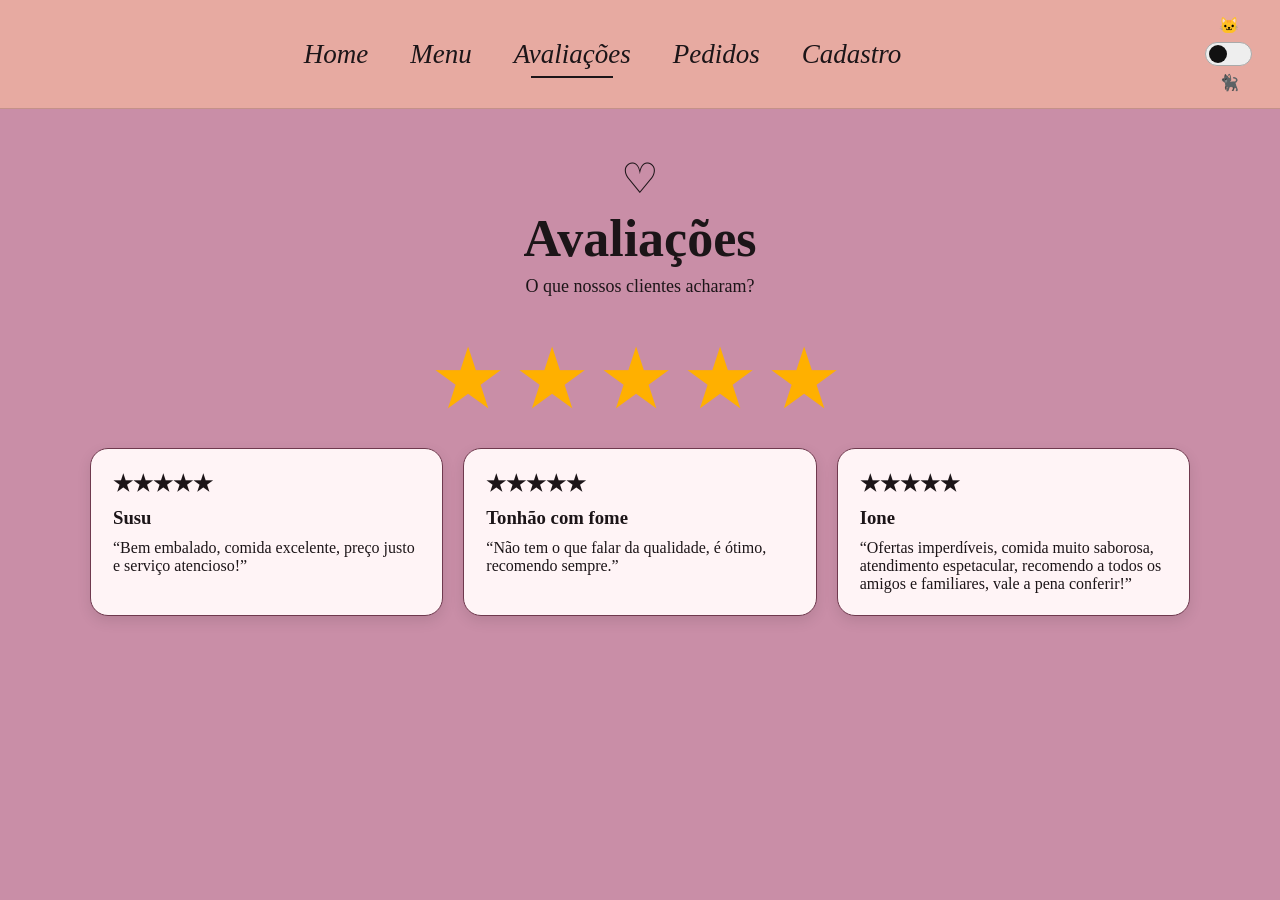
<file: avaliacoes.html>
<!DOCTYPE html>
  <html lang="pt-BR">
  <head>
  <meta charset="UTF-8">
  <meta name="viewport" content="width=device-width, initial-scale=1.0">
  <title>Mabi Café — Avaliações</title>
  <link rel="stylesheet" href="style.css">
  </head>
  <body>
  <header class="topbar">
  <a class="logo-mobile" href="index.html">マビ</a>
  <nav>
  <a href="index.html">Home</a><a href="menu.html">Menu</a>
  <a class="active" href="avaliacoes.html">Avaliações</a><a href="pedidos.html">Pedidos</a><a href="cadastro.html">Cadastro</a>
  </nav>
  <label class="theme-switch"><span>🐱</span><input type="checkbox" id="themeToggle"><span class="slider"></span><span>🐈‍⬛</span></label>
  </header>

  <main class="page">
  <div class="page-title">
  <p class="jp">♡</p>
  <h1>Avaliações</h1>
  <p>O que nossos clientes acharam?</p>
  </div>

  <div class="stars-destaque">★★★★★</div>

  <section class="reviews">
  <article class="review">
  <strong>★★★★★</strong>
  <h3>Susu</h3>
  <p>“Bem embalado, comida excelente, preço justo e serviço atencioso!”</p>
  </article>

  <article class="review">
  <strong>★★★★★</strong>
  <h3>Tonhão com fome</h3>
  <p>“Não tem o que falar da qualidade, é ótimo, recomendo sempre.”</p>
  </article>

  <article class="review">
  <strong>★★★★★</strong>
  <h3>Ione</h3>
  <p>“Ofertas imperdíveis, comida muito saborosa, atendimento espetacular, recomendo a todos os amigos e familiares, vale a pena conferir!”</p>
  </article>
  </section>
  </main>
  <script src="script.js"></script>
  </body>
  </html>
</file>
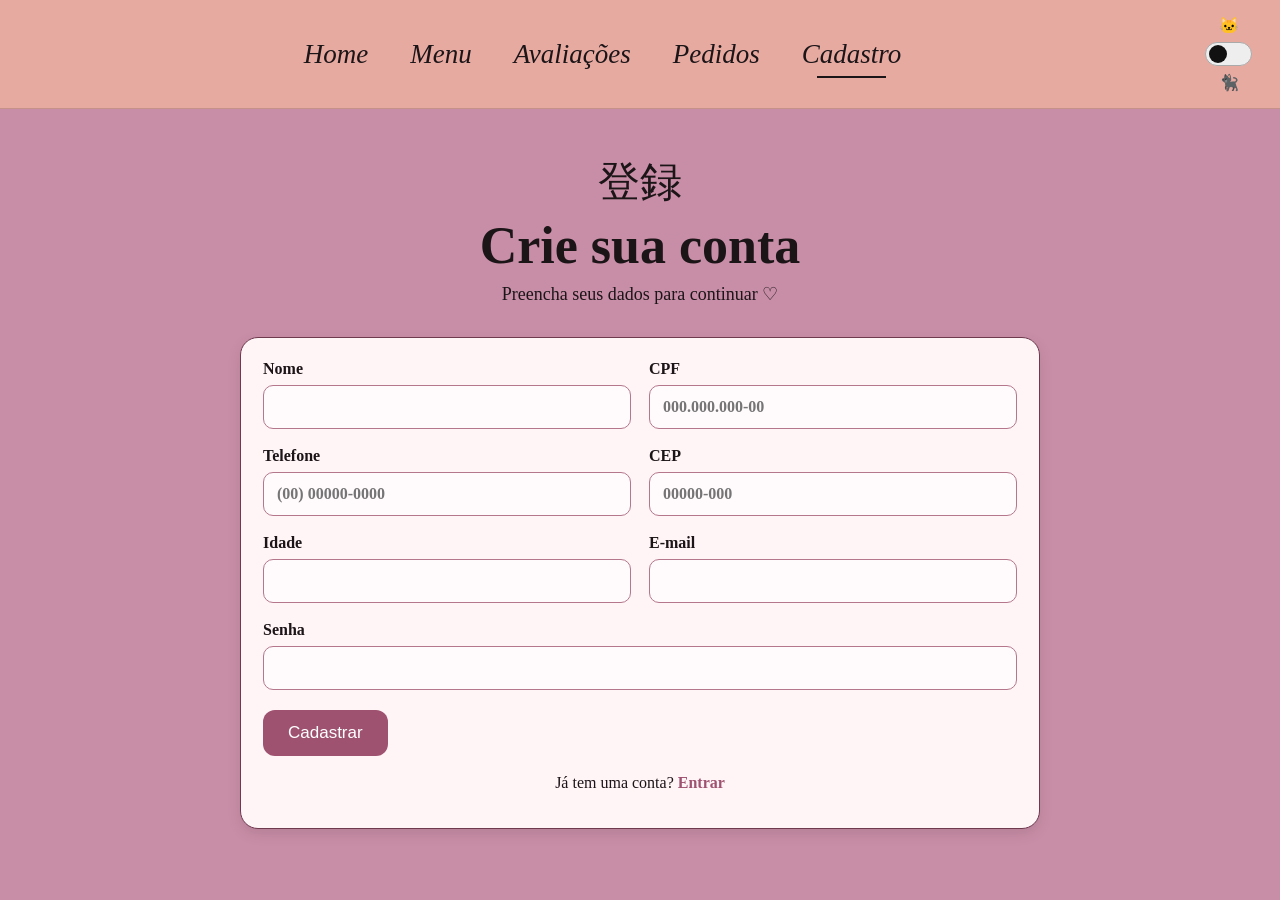
<file: cadastro.html>
<!DOCTYPE html>
  <html lang="pt-BR">
  <head>
  <meta charset="UTF-8">
  <meta name="viewport" content="width=device-width, initial-scale=1.0">
  <title>Mabi Café — Cadastro</title>
  <link rel="stylesheet" href="style.css">
  </head>
  <body>
  <header class="topbar">
  <a class="logo-mobile" href="index.html">マビ</a>
  <nav>
  <a href="index.html">Home</a><a href="menu.html">Menu</a>
  <a href="avaliacoes.html">Avaliações</a><a href="pedidos.html">Pedidos</a><a class="active" href="cadastro.html">Cadastro</a>
  </nav>
  <label class="theme-switch"><span>🐱</span><input type="checkbox" id="themeToggle"><span class="slider"></span><span>🐈‍⬛</span></label>
  </header>

  <main class="page">
  <div class="page-title">
  <p class="jp">登録</p>
  <h1>Crie sua conta</h1>
  <p>Preencha seus dados para continuar ♡</p>
  </div>

  <form class="form-card" id="registerForm">
  <div class="form-grid">
  <label>Nome
  <input type="text" name="nome" maxlength="40" required>
  </label>

  <label>CPF
  <input type="text" name="cpf" id="cpf" maxlength="14" inputmode="numeric" placeholder="000.000.000-00" required>
  </label>

  <label>Telefone
  <input type="text" name="telefone" id="telefone" maxlength="15" inputmode="numeric" placeholder="(00) 00000-0000" required>
  </label>

  <label>CEP
  <input type="text" name="cep" id="cep" maxlength="9" inputmode="numeric" placeholder="00000-000" required>
  </label>

  <label>Idade
  <input type="number" name="idade" min="1" max="120" inputmode="numeric" required>
  </label>

  <label>E-mail
  <input type="email" name="email" maxlength="80" required>
  </label>

  <label class="full">Senha
  <input type="password" name="senha" minlength="6" maxlength="30" required>
  </label>
  </div>

  <button type="submit" class="btn">
  Cadastrar
  </button>

  <p class="login-link">
  Já tem uma conta?
  <a href="login.html">Entrar</a>
  </p>

  <p id="registerMessage" class="message"></p>
  </main>
  <script src="script.js"></script>
  </body>
  </html>
</file>
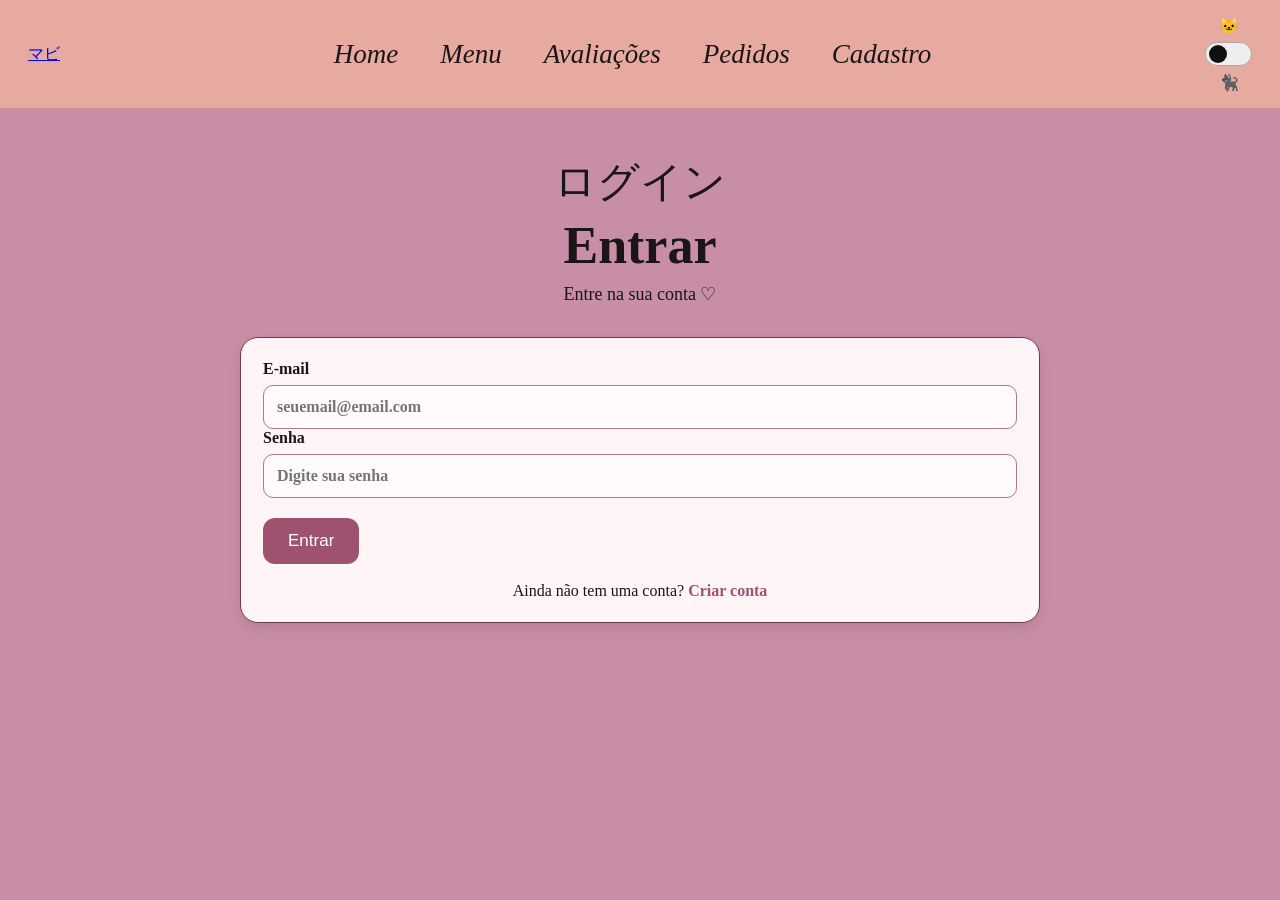
<file: login.html>
<!DOCTYPE html>
<html lang="pt-BR">
<head>
<meta charset="UTF-8">
<meta name="viewport" content="width=device-width, initial-scale=1.0">
<title>Mabi Café - Login</title>
<link rel="stylesheet" href="style.css">
</head>
<body>

<header class="topbar">
<a href="index.html" class="logo">
マビ
</a>
<nav>
<a href="index.html">
Home
</a>
<a href="menu.html">
Menu
</a>
<a href="avaliacoes.html">
Avaliações
</a>
<a href="pedidos.html">
Pedidos
</a>
<a href="cadastro.html">
Cadastro
</a>
</nav>

<label class="theme-switch">
<span>🐱</span>
<input type="checkbox" id="themeToggle">
<span class="slider"></span>
<span>🐈‍⬛</span>
</label>

</header>

<main class="page">
<div class="page-title">
<p class="jp">
ログイン
</p>
<h1>
Entrar
</h1>
<p>
Entre na sua conta ♡
</p>
</div>

<form class="form-card" id="loginForm">
<label>
E-mail

<input
type="email"
name="email"
maxlength="80"
required
placeholder="seuemail@email.com">
                
</label>

<label>
Senha
<input
type="password"
name="senha"
minlength="6"
maxlength="30"
required
placeholder="Digite sua senha">
</label>

<button
type="submit"
class="btn"
>
Entrar
</button>

<p
id="loginMessage"
class="message">
</p>

<p class="cadastro-link">
Ainda não tem uma conta?
<a href="cadastro.html">
Criar conta
</a>
</p>
</form>
</main>

<script src="script.js"></script>
</body>
</html>
</file>
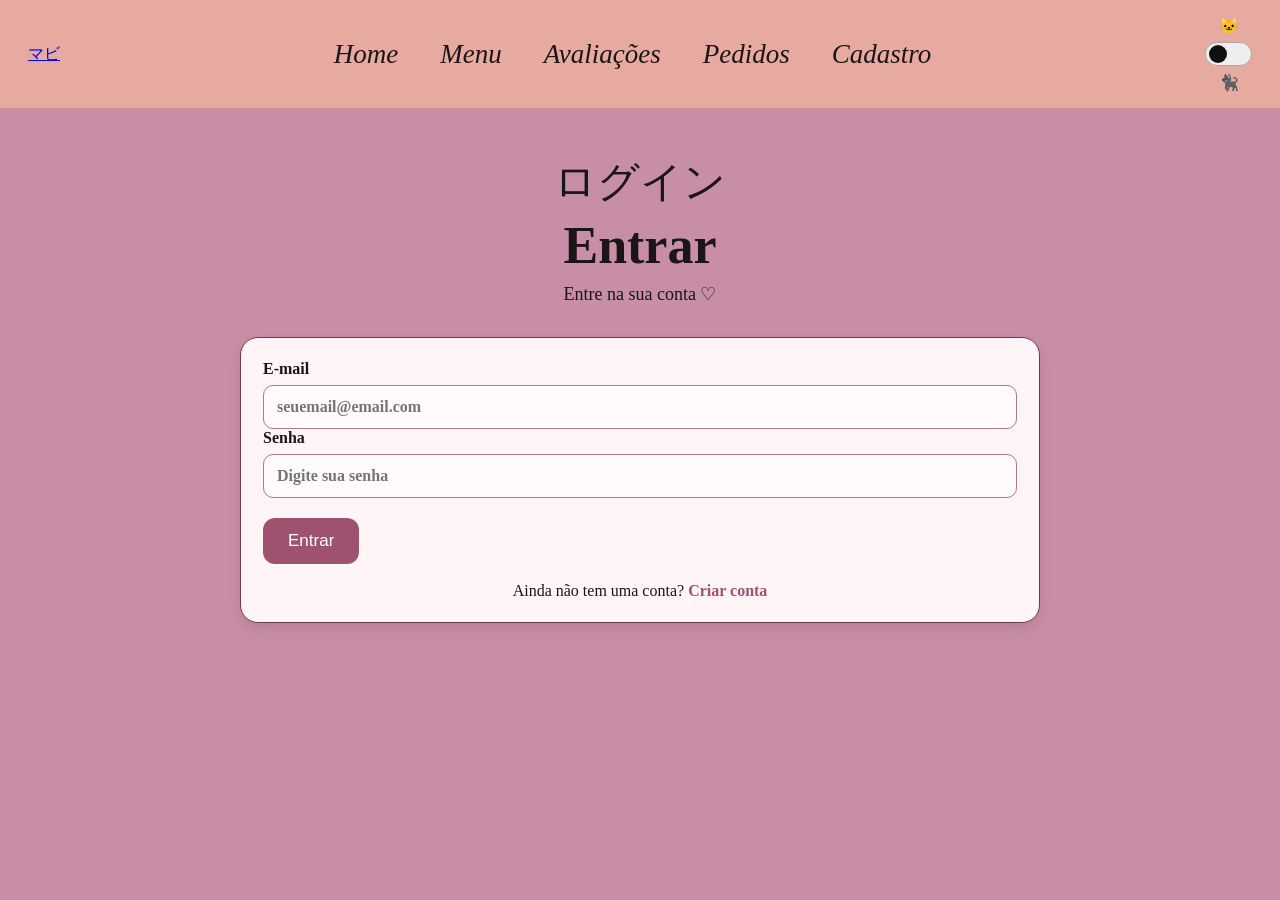
<file: login_1.html>
<!DOCTYPE html>
        <html lang="pt-BR">

        <head>

        <meta charset="UTF-8">

        <meta name="viewport" content="width=device-width, initial-scale=1.0">

        <title>Mabi Café - Login</title>

        <link rel="stylesheet" href="style.css">

        </head>

        <body>

        <header class="topbar">

        <a href="index.html" class="logo">
            マビ
        </a>

        <nav>

        <a href="index.html">
        Home
        </a>

        <a href="menu.html">
        Menu
        </a>

        <a href="avaliacoes.html">
        Avaliações
        </a>

        <a href="pedidos.html">
        Pedidos
        </a>

        <a href="cadastro.html">
        Cadastro
        </a>
        </nav>

        <label class="theme-switch">
        <span>🐱</span>
        <input type="checkbox" id="themeToggle">
        <span class="slider"></span>

        <span>🐈‍⬛</span>
        </label>
        </header>

        <main class="page">
        <div class="page-title">

        <p class="jp">
        ログイン
        </p>

        <h1>
        Entrar
        </h1>

        <p>
        Entre na sua conta ♡
        </p>
        </div>

        <form class="form-card" id="loginForm">
        <label>
        E-mail
        <input
        type="email"
        name="email"
        maxlength="80"
        required
        placeholder="seuemail@email.com">               
        </label>

        <label>
        Senha
        <input
        type="password"
        name="senha"
        minlength="6"
        maxlength="30"
        required
        placeholder="Digite sua senha">
        </label>

        <button
        type="submit"
        class="btn">
        Entrar
        </button>

        <p
        id="loginMessage"
        class="message"></p>
        </p>

        <p class="cadastro-link">
        Ainda não tem uma conta?

        <a href="cadastro.html">
        Criar conta
        </a>
        </p>

        </form>
        </main>
        <script src="script.js"></script>
        </body>
        </html>
</file>
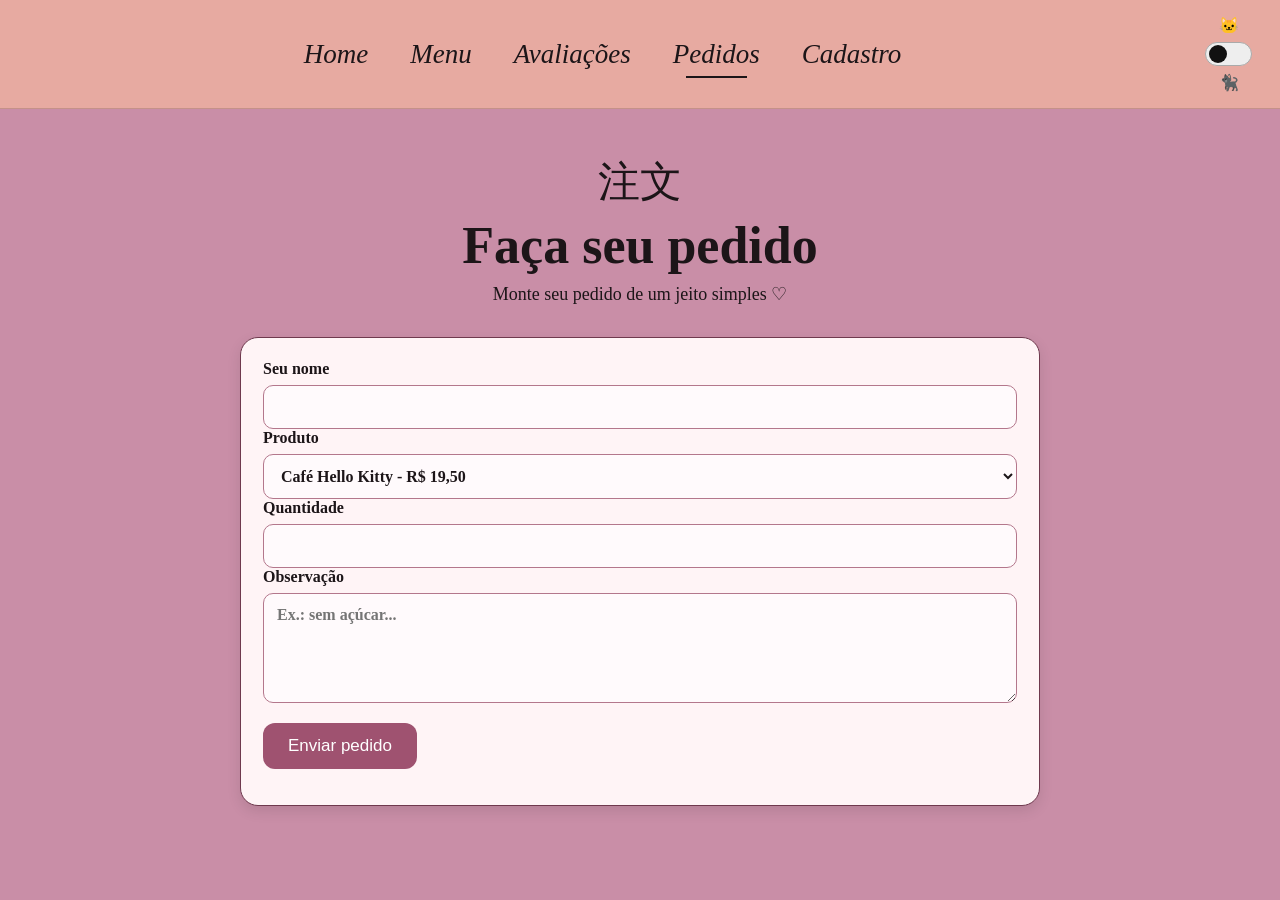
<file: pedidos.html>
<!DOCTYPE html>
    <html lang="pt-BR">
    <head>
    <meta charset="UTF-8">
    <meta name="viewport" content="width=device-width, initial-scale=1.0">
    <title>Mabi Café — Pedidos</title>
    <link rel="stylesheet" href="style.css">
    </head>
    <body>
    <header class="topbar">
    <a class="logo-mobile" href="index.html">マビ</a>
    <nav>
    <a href="index.html">Home</a><a href="menu.html">Menu</a>
    <a href="avaliacoes.html">Avaliações</a><a class="active" href="pedidos.html">Pedidos</a><a href="cadastro.html">Cadastro</a>
    </nav>
    <label class="theme-switch"><span>🐱</span><input type="checkbox" id="themeToggle"><span class="slider"></span><span>🐈‍⬛</span></label>
    </header>

    <main class="page">
    <div class="page-title">
    <p class="jp">注文</p>
    <h1>Faça seu pedido</h1>
    <p>Monte seu pedido de um jeito simples ♡</p>
    </div>

    <form class="form-card" id="orderForm">
    <label>Seu nome
    <input type="text" name="nome" maxlength="40" required>
    </label>
    <label>Produto
    <select name="produto" required>

    <optgroup label="Hello Kitty">
    <option value="Café Hello Kitty">
    Café Hello Kitty - R$ 19,50
    </option>

    <option value="Cupcake Hello Kitty">
    Cupcake Hello Kitty - R$ 20,00
    </option>

    <option value="Shake Hello Kitty">
    Shake Hello Kitty - R$ 25,00
    </option>
    </optgroup>

    <optgroup label="LGBT">
    <option value="Café Colorido">
    Café Colorido - R$ 16,00
    </option>

    <option value="Bolo Colorido">
    Bolo Colorido - R$ 24,50
    </option>

    <option value="Panqueca Colorida">
    Panqueca Colorida - R$ 12,50
    </option>
    </optgroup>

    <optgroup label="Korilakkuma">
    <option value="Sorvete Korilakkuma">
    Sorvete Korilakkuma - R$ 25,00
    </option>

    <option value="Chá Korilakkuma">
    Chá Korilakkuma - R$ 15,70
    </option>

    <option value="Milkshake Korilakkuma">
    Milkshake Korilakkuma - R$ 16,90
    </option>
    </optgroup>

    <optgroup label="K-pop">
    <option value="Torta K-pop">
    Torta K-pop - R$ 32,99
    </option>

    <option value="Bolo K-pop">
    Bolo K-pop - R$ 27,90
    </option>

    <option value="Biscoitos K-pop">
    Biscoitos K-pop - R$ 19,90
    </option>
    </optgroup>

    <optgroup label="Batman">
    <option value="Donuts Batman">
    Donuts Batman - R$ 14,90
    </option>

    <option value="Cupcake Batman">
    Cupcake Batman - R$ 16,80
    </option>

    <option value="Doces Batman">
    Doces Batman - R$ 14,90
    </option>
    </optgroup>

    <optgroup label="Gato">
    <option value="Anéis de gato">
    Anéis de gato - R$ 16,90
    </option>

    <option value="Bolo de gato">
    Bolo de gato - R$ 22,70
    </option>

    <option value="Pizza de gato">
    Pizza de gato - R$ 16,90
    </option>
    </optgroup>

    </select>
    </label>
    </label>
    <label>Quantidade
    <input type="number" name="quantidade" min="1" max="20" inputmode="numeric" required>
    </label>
    <label>Observação
    <textarea name="observacao" maxlength="200" placeholder="Ex.: sem açúcar..."></textarea>
    </label>
    <button type="submit" class="btn">Enviar pedido</button>
    <p id="orderMessage" class="message"></p>
    </form>
    </main>
    <script src="script.js"></script>
    </body>
    </html>
</file>
<file: style.css>
:root{
  --rosa: #e7aaa1;
  --rosa-escuro: #cb8eaa;
  --rosa-fundo: #c98ea7;
  --texto: #1c1518;
  --branco: #fffafc;
  --card: #fff4f6;
  --borda: #6f394e;
}

*{box-sizing:border-box;margin:0;padding:0}

body{
  min-height:100vh;
  font-family: Georgia, "Times New Roman", serif;
  background:var(--rosa-fundo);
  color:var(--texto);
  transition:.25s;
}

body.dark{
  --rosa:#2b2428;
  --rosa-escuro:#352b31;
  --rosa-fundo:#171317;
  --texto:#fff3f6;
  --branco:#241d21;
  --card:#2a2227;
  --borda:#d79ab0;
}

.topbar{
  min-height:82px;
  padding:16px 28px;
  display:flex;
  align-items:center;
  gap:28px;
  background:var(--rosa);
  border-bottom:1px solid rgba(0,0,0,.15);
}

nav{
  flex:1;
  display:flex;
  justify-content:center;
  gap:42px;
  flex-wrap:wrap;
}

nav a{
  color:var(--texto);
  text-decoration:none;
  font-style:italic;
  font-size:27px;
  position:relative;
}

nav a.active::after{
  content:"";
  position:absolute;
  height:2px;
  width:70%;
  left:15%;
  bottom:-8px;
  background:currentColor;
}

.logo-mobile{display:none;color:var(--texto);text-decoration:none;font-size:28px}

.theme-switch{
  display:flex;
  align-items:center;
  gap:7px;
  cursor:pointer;
  white-space:nowrap;
}

.theme-switch input{display:none}

.slider{
  width:47px;
  height:24px;
  border-radius:30px;
  background:#eee;
  position:relative;
  border:1px solid #aaa;
}

.slider::after{
  content:"";
  position:absolute;
  width:18px;
  height:18px;
  border-radius:50%;
  background:#111;
  top:2px;
  left:3px;
  transition:.2s;
}

.theme-switch input:checked + .slider::after{
  transform:translateX(21px);
  background:#fff;
}

.hero{
  min-height:360px;
  position:relative;
  overflow:hidden;
  display:flex;
  justify-content:center;
  align-items:center;
  text-align:center;
  background:var(--rosa-fundo);
}

.hero::before,.hero::after{
  content:"";
  position:absolute;
  width:250px;
  height:8px;
  background:#76502f;
  border-radius:50%;
  top:38px;
  transform:rotate(24deg);
}

.hero::before{left:-35px}
.hero::after{right:-35px;transform:rotate(-24deg)}

.blossoms{
  position:absolute;
  top:35px;
  font-size:55px;
  letter-spacing:15px;
  opacity:.9;
  z-index:1;
}

.flor-normal {
    top: 0;
    left: 0;
}

.flor-invertida {
    top: 0;
    right: 0;
}

.flor {
    position: absolute;
    width: 35%;
    max-width: none;
    top: 0;
}

.hero-text {
    position: absolute;
    top: 50%;
    left: 50%;
    transform: translate(-50%, -50%);
    text-align: center;
    color: white;
    width: 90%;
    z-index: 2;
}

.top-left{left:15px}
.top-right{right:15px}

.hero-content{position:relative;z-index:2}

.jp{
  font-size:58px;
  color:white;
  margin-bottom:6px;
}

.hero h1{
  color:white;
  font-family:"Brush Script MT","Segoe Script",cursive;
  font-size:66px;
  line-height:1.12;
  font-weight:700;
}

.home-info{
  min-height:115px;
  background:var(--rosa);
  position:relative;
  display:flex;
  align-items:center;
  justify-content:center;
}

.map-box{
  position:absolute;
  left:14px;
  top:0;
  width:135px;
  height:108px;
  background:#e8eee7;
  border:2px solid #fff;
  display:flex;
  align-items:center;
  justify-content:center;
  flex-direction:column;
  color:#d94f5b;
  font-size:35px;
}

.map-box small{font-size:12px;color:#555}

.socials{
  position:absolute;
  right:190px;
  top:9px;
  display:flex;
  flex-direction:column;
  gap:12px;
}

.socials a{
  width:42px;height:42px;
  border-radius:50%;
  display:grid;place-items:center;
  text-decoration:none;
  color:#fff;
  background:#b51c8d;
  font-size:30px;
}

.socials a:last-child{background:#2eae4b}

.copyright{font-size:20px;margin-top:72px}

.page{
  width:min(1100px,92%);
  margin:0 auto;
  padding:45px 0 70px;
}

.page-title{
  text-align:center;
  margin-bottom:32px;
}

.page-title .jp{font-size:42px;color:var(--texto)}
.page-title h1{
  font-family:"Brush Script MT","Segoe Script",cursive;
  font-size:52px;
  margin:4px 0 8px;
}
.page-title p:last-child{font-size:18px}

.cards{
  display:grid;
  grid-template-columns:repeat(4,1fr);
  gap:20px;
}

.card,.review,.form-card{
  background:var(--card);
  border:1px solid var(--borda);
  border-radius:18px;
  padding:22px;
  box-shadow:0 5px 14px rgba(0,0,0,.1);
}

.card{text-align:center}
.card .emoji{font-size:60px}
.card h3{margin:12px 0 7px}
.card p{line-height:1.5}
.price{font-weight:bold;margin-top:12px}

.reviews{
  display:grid;
  grid-template-columns:repeat(3,1fr);
  gap:20px;
}
.review strong{font-size:22px}
.review h3{margin:10px 0}

.form-card{
  width:min(800px,100%);
  margin:auto;
}

.form-grid{
  display:grid;
  grid-template-columns:1fr 1fr;
  gap:18px;
}

label{
  display:flex;
  flex-direction:column;
  gap:7px;
  font-weight:bold;
}

label.full{grid-column:1/-1}

input,select,textarea{
  width:100%;
  padding:12px 13px;
  border-radius:10px;
  border:1px solid #b4778c;
  background:var(--branco);
  color:var(--texto);
  font:inherit;
}

textarea{min-height:110px;resize:vertical}

.btn{
  margin-top:20px;
  border:0;
  border-radius:12px;
  padding:13px 25px;
  background:#9f5270;
  color:white;
  font-size:17px;
  cursor:pointer;
}

.btn:hover{filter:brightness(1.08)}
.message{margin-top:14px;font-weight:bold}

@media(max-width:800px){
  .topbar{padding:12px 15px;gap:12px;flex-wrap:wrap}
  nav{gap:15px;width:100%;order:3}
  nav a{font-size:18px}
  .theme-switch{margin-left:auto}
  .hero{min-height:390px}
  .hero h1{font-size:48px}
  .blossoms{font-size:38px;letter-spacing:2px}
  .cards{grid-template-columns:1fr 1fr}
  .reviews{grid-template-columns:1fr}
  .socials{right:30px}
  .copyright{font-size:16px}
}

@media(max-width:520px){
  .topbar{justify-content:center}
  .logo-mobile{display:block}
  nav{gap:10px 16px}
  nav a{font-size:17px}
  .theme-switch{position:absolute;right:12px;top:12px}
  .hero{min-height:410px}
  .hero h1{font-size:39px}
  .hero .jp{font-size:45px}
  .cards{grid-template-columns:1fr}
  .form-grid{grid-template-columns:1fr}
  label.full{grid-column:auto}
  .home-info{min-height:155px}
  .map-box{width:110px;height:100px}
  .socials{right:20px}
}



.menu-page {
    width: min(1000px, 94%);

    margin: 0 auto;

    padding: 20px 0 50px;
}




.search-area {
    width: 75%;

    margin: 0 auto 12px;

    display: flex;

    background: white;

    border-radius: 20px;

    overflow: hidden;

    border: 1px solid #b4778c;
}

.search-area input {
    width: 100%;

    border: none;

    outline: none;

    padding: 9px 15px;

    font-family: inherit;

    background: white;

    color: #333;
}

.search-area button {
    width: 45px;

    border: none;

    background: white;

    cursor: pointer;

    font-size: 18px;
}




.cart {
    text-align: right;

    font-size: 22px;

    margin-right: 5px;

    margin-bottom: 8px;
}




.menu-titulo {
    font-family: "Brush Script MT",
                 "Segoe Script",
                 cursive;

    font-size: 38px;

    font-weight: normal;

    margin-bottom: 20px;
}




.categoria {
    margin-bottom: 30px;
}

.categoria-titulo {
    font-family: "Brush Script MT",
                 "Segoe Script",
                 cursive;

    font-size: 25px;

    margin-bottom: 10px;

    font-weight: normal;
}



.produtos {
    display: grid;

    grid-template-columns: repeat(3, 1fr);

    gap: 20px;
}


.produto {
    text-align: center;
}




.produto img {
    width: 100%;
    aspect-ratio: 315 / 307;

    object-fit: cover;

    border-radius: 8px;

    display: block;
}




.produto-nome {
    margin-top: 6px;

    font-size: 14px;
}



.produto-info {
    display: flex;

    justify-content: center;

    align-items: center;

    gap: 4px;

    margin-top: 5px;
}

.produto-preco {
    background-color: white;

    border-radius: 10px;

    padding: 3px 12px;

    font-size: 13px;

    border: 1px solid #b4778c;
}

.add-carrinho {
    width: 22px;
    height: 22px;

    border-radius: 50%;

    border: 1px solid #555;

    background-color: white;

    cursor: pointer;

    font-size: 14px;

    display: flex;

    align-items: center;

    justify-content: center;
}



@media (max-width: 700px) {

    .menu-page {
        width: 92%;
    }

    .search-area {
        width: 80%;
    }

    .produtos {
        grid-template-columns: repeat(2, 1fr);

        gap: 18px 12px;
    }

    .produto img {
        height: 125px;
    }

}


@media (max-width: 450px) {

    .produto img {
        height: 105px;
    }

    .categoria-titulo {
        font-size: 22px;
    }

    .menu-titulo {
        font-size: 32px;
    }

}

.stars-destaque {
  text-align: center;
  color: #ffb000;
  font-size: 85px;
  letter-spacing: 8px;
  margin: 10px 0 20px;
}




.login-link,
.cadastro-link {
    text-align: center;

    margin-top: 18px;

    font-size: 16px;
}

.login-link a,
.cadastro-link a {
    color: #9f5270;

    font-weight: bold;

    text-decoration: none;
}

.login-link a:hover,
.cadastro-link a:hover {
    text-decoration: underline;
}
</file>
